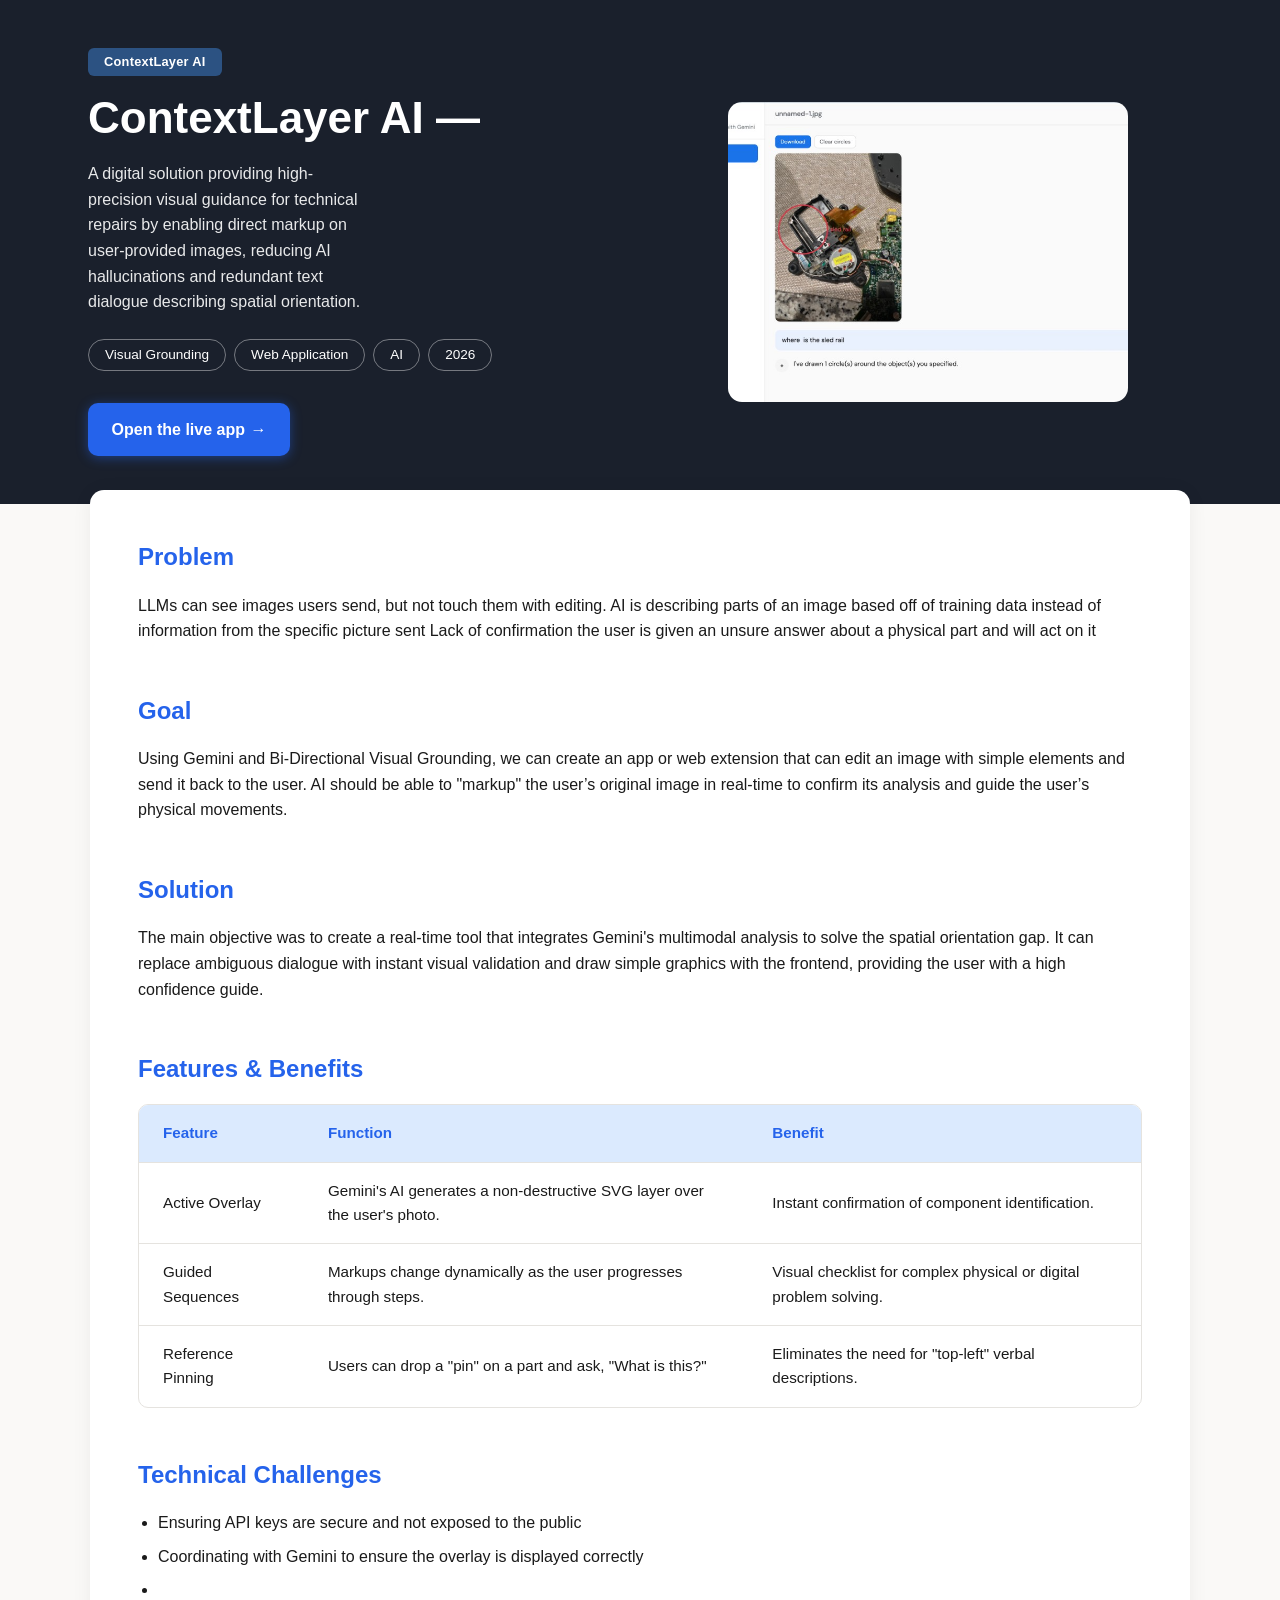
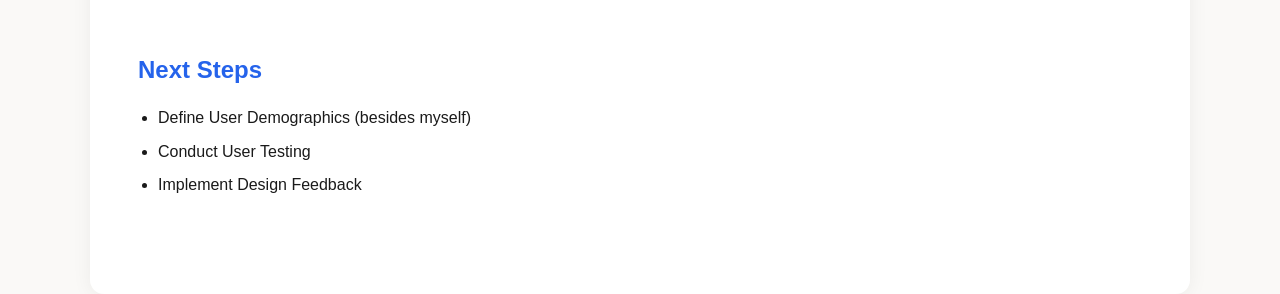
<file: projects/case-study-overlay/index.html>
<!DOCTYPE html>
<html lang="en">
<head>
  <meta charset="UTF-8">
  <meta name="viewport" content="width=device-width, initial-scale=1.0">
  <title>Case Study ContextLayer AI</title>
  <link rel="stylesheet" href="styles.css">
</head>
<body>
  <header class="hero">
    <div class="hero__inner">
      <div class="hero__content">
        <span class="hero__badge">ContextLayer AI</span>
        <h1 class="hero__title">
          <span class="hero__title-line"> ContextLayer AI —</span>
          
        </h1>
        <p class="hero__description">A digital solution providing high-precision visual guidance for technical repairs by enabling direct markup on user-provided images, reducing AI hallucinations and redundant text dialogue describing spatial orientation. 
        </p>
        <div class="hero__tags">
          <span class="hero__tag">Visual Grounding</span>
          <span class="hero__tag">Web Application</span>
          <span class="hero__tag">AI</span>
          <span class="hero__tag">2026</span>
        </div>
        <p class="hero__cta-wrap">
          <a class="hero__cta" href="ContextLayer/">Open the live app<span class="hero__cta-arrow" aria-hidden="true"> →</span></a>
        </p>
      </div>
      <div class="hero__visual">
        <div class="hero__image-wrapper">
          <img src="assets/hero.png" alt="ContextLayer AI - visual markup for technical repairs">
          <span class="hero__image-placeholder">Add hero image</span>
        </div>
      </div>
    </div>
  </header>

  <article class="case-study">

    <section class="case-study__section" id="problem">
      <h2 class="section__title">Problem</h2>
      <div class="section__content">
        <p>LLMs can see images users send, but not touch them with editing. 
          AI is describing parts of an image based off of training data instead of information from the specific picture sent
          Lack of confirmation the user is given an unsure answer about a physical part and will act on it 
          </p>
      </div>
    </section>

    <section class="case-study__section" id="goal">
      <h2 class="section__title">Goal</h2>
      <div class="section__content">
        <p>Using Gemini and Bi-Directional Visual Grounding, we can create an app or web extension that can edit an image with simple elements and send it back to the user.
          AI should be able to "markup" the user’s original image in real-time to confirm its analysis and guide the user’s physical movements.
          </p>
      </div>
    </section>

    <section class="case-study__section" id="solution">
      <h2 class="section__title">Solution</h2>
      <div class="section__content">
        <p> The main objective was to create a real-time tool that integrates Gemini's multimodal analysis to solve the spatial orientation gap. It can replace ambiguous dialogue with instant visual validation and draw simple graphics with the frontend, providing the user with a high confidence guide.</p>
      </div>
    </section>
    <section class="case-study__section" id="features">
      <h2 class="section__title">Features & Benefits</h2>
      <div class="section__content">
        <div class="table-wrapper">
          <table class="features-table">
            <thead>
              <tr>
                <th>Feature</th>
                <th>Function</th>
                <th>Benefit</th>
              </tr>
            </thead>
            <tbody>
              <tr>
                <td>Active Overlay</td>
                <td>Gemini's AI generates a non-destructive SVG layer over the user's photo.</td>
                <td>Instant confirmation of component identification.</td>
              </tr>
              <tr>
                <td>Guided Sequences</td>
                <td>Markups change dynamically as the user progresses through steps.</td>
                <td>Visual checklist for complex physical or digital problem solving.</td>
              </tr>
              <tr>
                <td>Reference Pinning</td>
                <td>Users can drop a "pin" on a part and ask, "What is this?"</td>
                <td>Eliminates the need for "top-left" verbal descriptions.</td>
              </tr>
            </tbody>
          </table>
        </div>
      </div>
    </section>

    <section class="case-study__section" id="technical-challenges">
      <h2 class="section__title">Technical Challenges</h2>
      <div class="section__content">
        <ul class="challenges-list">
          <li>Ensuring API keys are secure and not exposed to the public</li>
          <li>Coordinating with Gemini to ensure the overlay is displayed correctly</li>
          <li> </li>
        </ul>
      </div>
    </section>



    <section class="case-study__section" id="next-steps">
      <h2 class="section__title">Next Steps</h2>
      <div class="section__content">
        <ul class="next-steps-list">
          <li> Define User Demographics (besides myself) </li>
          <li>Conduct User Testing</li>
          <li> Implement Design Feedback </li>
        </ul>
      </div>
    </section>


  </article>
</body>
</html>
</file>
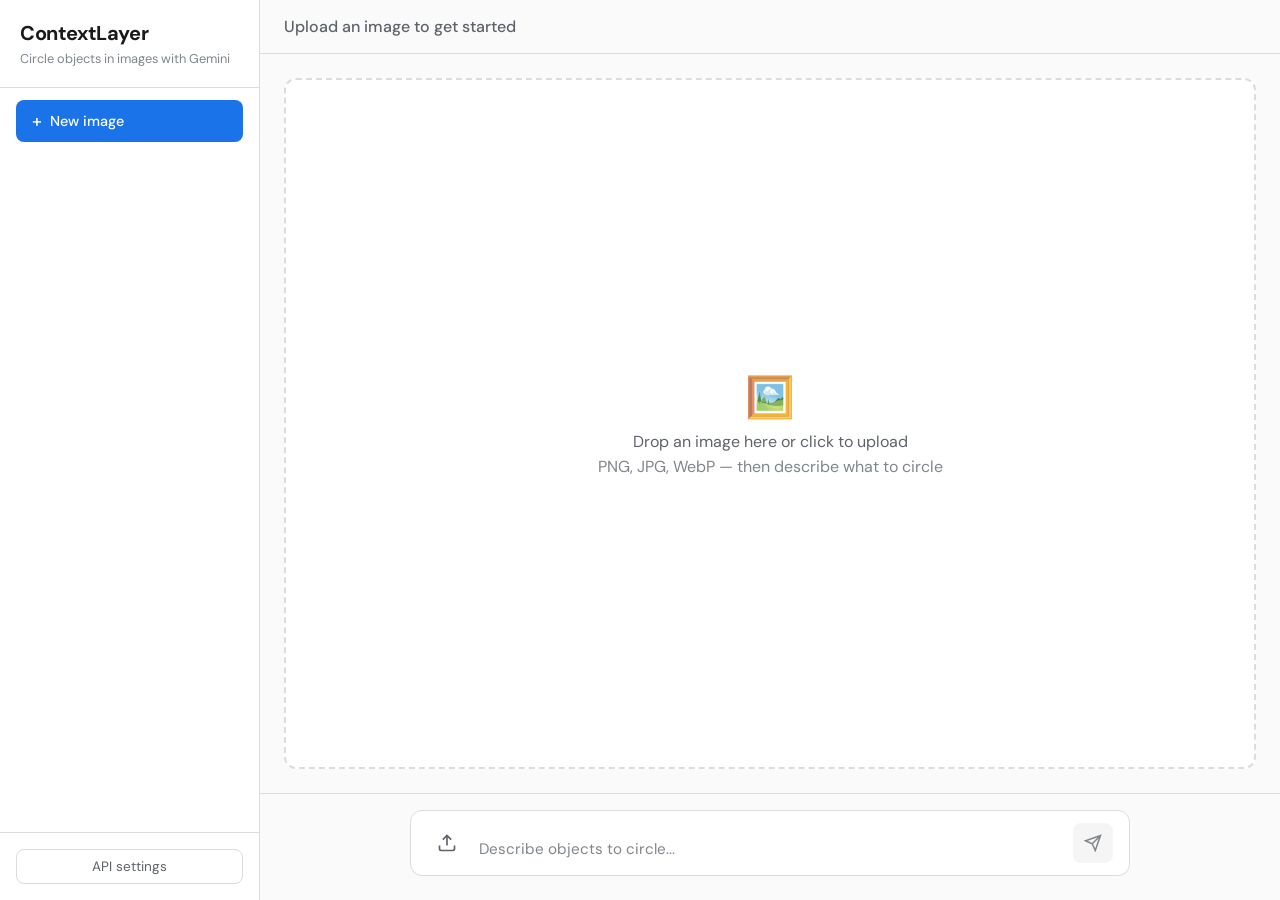
<file: projects/case-study-overlay/ContextLayer/index.html>
<!DOCTYPE html>
<html lang="en">
<head>
  <meta charset="UTF-8">
  <meta name="viewport" content="width=device-width, initial-scale=1.0">
  <title>ContextLayer — Circle objects in images</title>
  <link rel="stylesheet" href="styles.css">
</head>
<body>
  <div class="app">
    <aside class="sidebar">
      <div class="sidebar-header">
        <h1 class="logo">ContextLayer</h1>
        <p class="tagline">Circle objects in images with Gemini</p>
      </div>
      <button class="new-chat-btn" id="newChatBtn">
        <span class="icon">+</span> New image
      </button>
      <div class="chat-history" id="chatHistory"></div>
      <div class="sidebar-footer">
        <button class="settings-btn" id="settingsBtn">API settings</button>
      </div>
    </aside>

    <main class="main-content">
      <div class="chat-header">
        <h2 id="chatTitle">Upload an image to get started</h2>
      </div>

      <div class="chat-area">
        <div class="messages" id="messages">
          <div class="upload-zone" id="uploadZone">
            <div class="upload-content">
              <div class="upload-icon">🖼️</div>
              <p>Drop an image here or click to upload</p>
              <p class="upload-hint">PNG, JPG, WebP — then describe what to circle</p>
            </div>
          </div>
          <div class="image-message" id="imageMessage" style="display: none;">
            <div class="image-message-content">
              <div class="image-controls">
                <button class="export-btn" id="exportBtn">Download</button>
                <button class="clear-circles-btn" id="clearCirclesBtn">Clear circles</button>
              </div>
              <div class="image-wrapper" id="imageWrapper">
                <img id="sourceImage" alt="Your image">
                <canvas id="markupCanvas"></canvas>
              </div>
            </div>
          </div>
        </div>
        <div class="input-area">
          <div class="input-wrapper">
            <button class="attach-btn" id="attachBtn" title="Attach image">
              <svg viewBox="0 0 24 24" fill="none" stroke="currentColor" stroke-width="2">
                <path d="M21 15v4a2 2 0 0 1-2 2H5a2 2 0 0 1-2-2v-4M17 8l-5-5-5 5M12 3v12"/>
              </svg>
            </button>
            <textarea 
              id="messageInput" 
              placeholder="Describe objects to circle..."
              rows="1"
            ></textarea>
            <button class="send-btn" id="sendBtn" disabled>
              <svg viewBox="0 0 24 24" fill="none" stroke="currentColor" stroke-width="2">
                <path d="M22 2L11 13M22 2l-7 20-4-9-9-4 20-7z"/>
              </svg>
            </button>
          </div>
        </div>
      </div>
    </main>
  </div>

  <input type="file" id="fileInput" accept="image/png,image/jpeg,image/webp" style="display: none">

  <div class="modal" id="settingsModal">
    <div class="modal-content">
      <h3>Gemini API Settings</h3>
      <p class="modal-desc">Get your API key from <a href="https://aistudio.google.com/app/apikey" target="_blank">Google AI Studio</a>. Stored locally in your browser.</p>
      <div class="form-group">
        <label for="apiKeyInput">API Key</label>
        <input type="password" id="apiKeyInput" placeholder="Enter your Gemini API key">
      </div>
      <div class="modal-actions">
        <button class="btn-secondary" id="cancelSettingsBtn">Cancel</button>
        <button class="btn-primary" id="saveSettingsBtn">Save</button>
      </div>
    </div>
  </div>

  <div class="toast" id="toast"></div>

  <script src="app.js"></script>
</body>
</html>
</file>
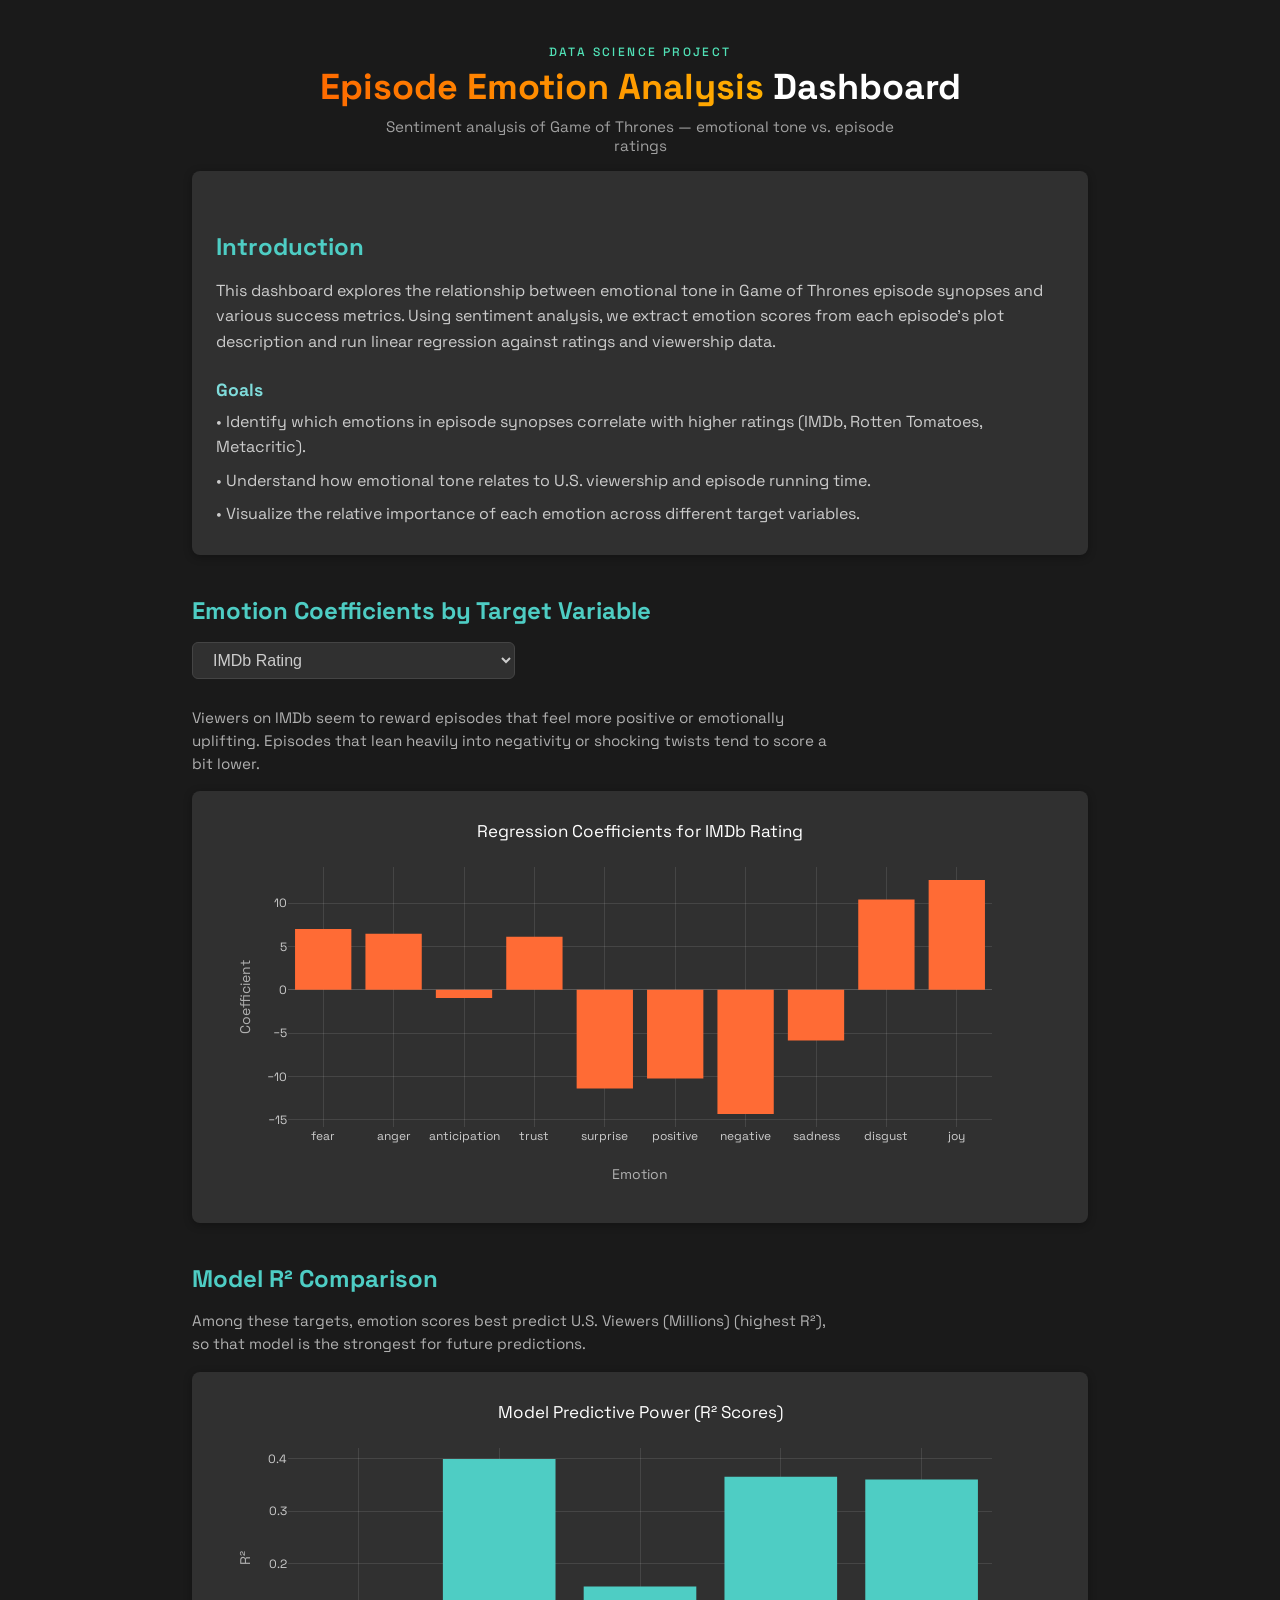
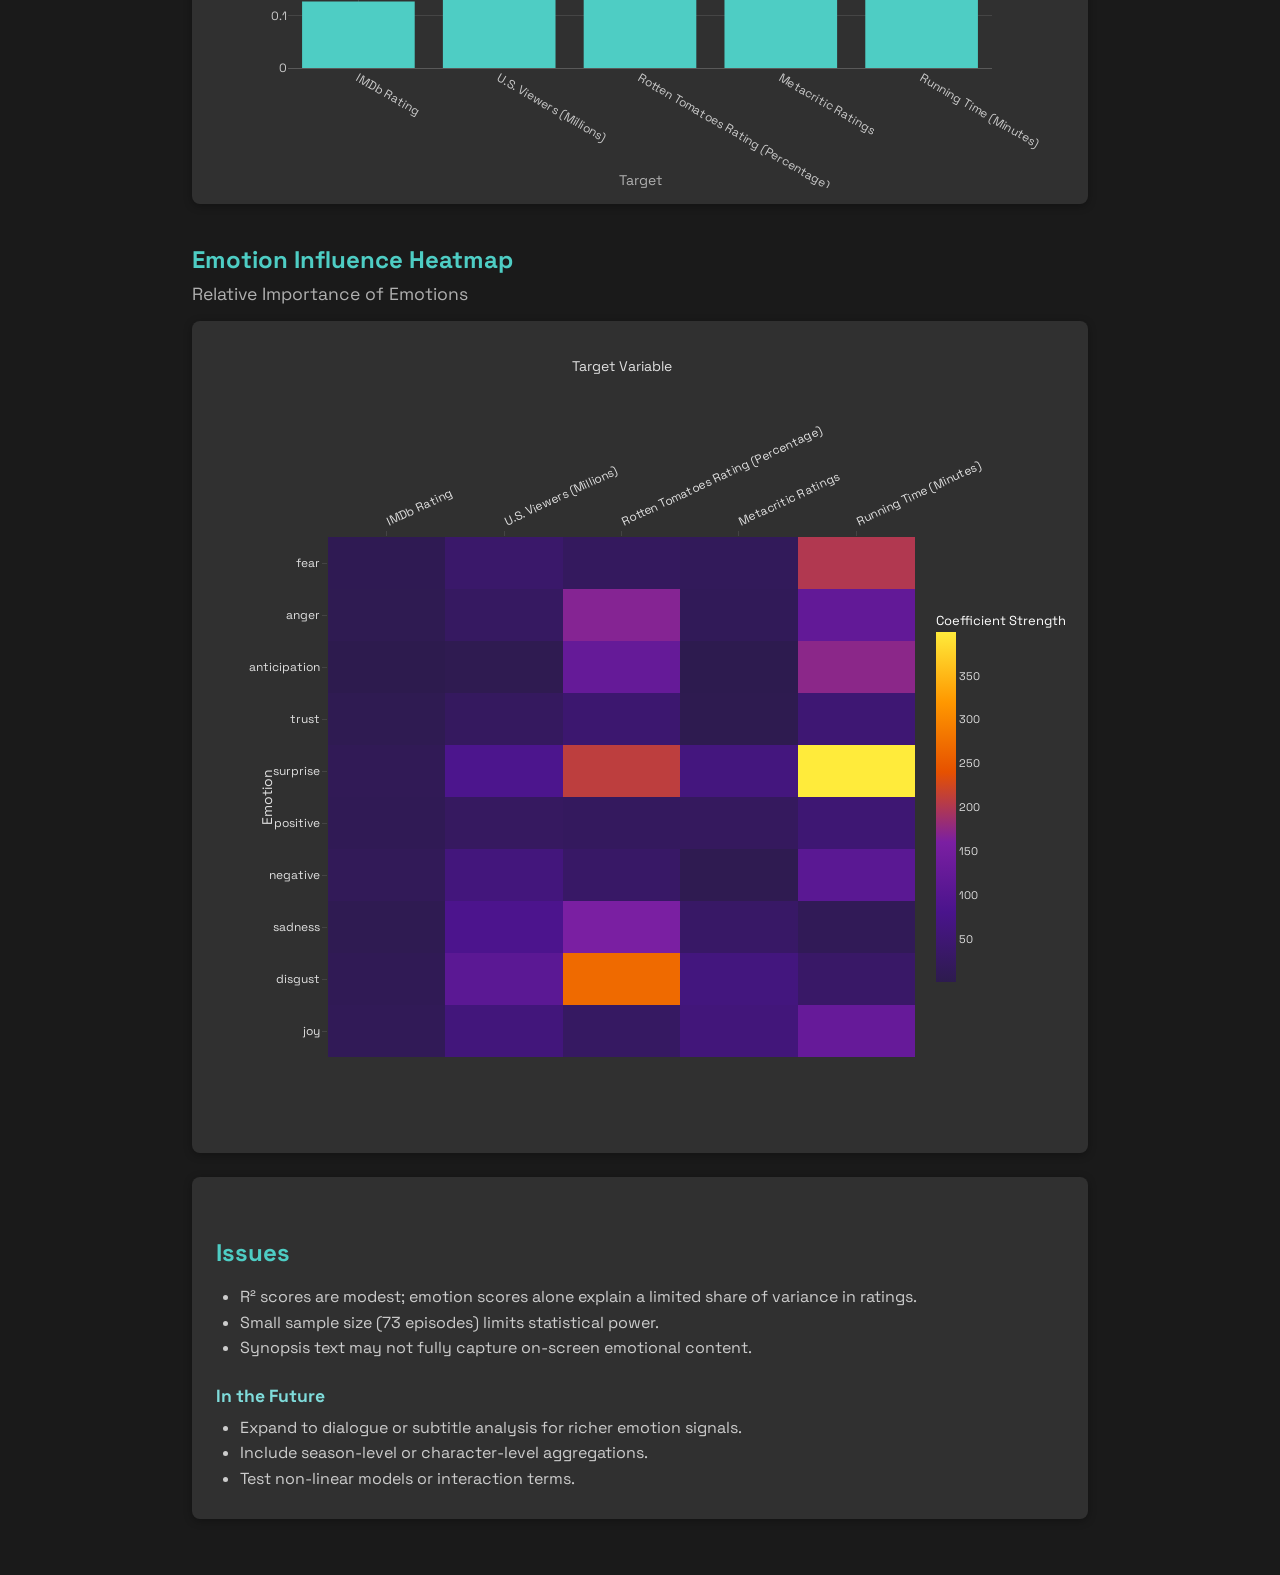
<file: projects/show-synth/docs/index.html>
<!DOCTYPE html>
<html lang="en">
<head>
    <meta charset="UTF-8">
    <meta name="viewport" content="width=device-width, initial-scale=1.0">
    <title>Episode Emotion Analysis Dashboard</title>
    <link rel="preconnect" href="https://fonts.googleapis.com">
    <link rel="preconnect" href="https://fonts.gstatic.com" crossorigin>
    <link href="https://fonts.googleapis.com/css2?family=Space+Grotesk:wght@400;500;700&display=swap" rel="stylesheet">
    <script src="https://cdn.plot.ly/plotly-2.27.0.min.js"></script>
    <style>
        * { box-sizing: border-box; }
        body {
            font-family: "Space Grotesk", -apple-system, BlinkMacSystemFont, "Segoe UI", Roboto, sans-serif;
            max-width: 960px;
            margin: 0 auto;
            padding: 2rem;
            background: #1a1a1a;
            color: #cccccc;
        }
        .main-header {
            text-align: center;
            margin-bottom: 1rem;
        }
        .header-subtitle {
            font-family: "Space Grotesk", sans-serif;
            font-size: 0.75rem;
            font-weight: 500;
            letter-spacing: 0.2em;
            color: #51E2B7;
            text-transform: uppercase;
            margin-bottom: 0.35rem;
        }
        h1 {
            font-family: "Space Grotesk", sans-serif;
            font-weight: 700;
            font-size: 2.25rem;
            text-align: center;
            margin: 0;
            line-height: 1.2;
        }
        h1 .gradient {
            display: inline-block;
            background: linear-gradient(90deg, #FF6B00 0%, #FFB000 100%);
            -webkit-background-clip: text;
            -webkit-text-fill-color: transparent;
            background-clip: text;
        }
        h1 .light { color: #ffffff; }
        h2 { color: #4ecdc4; margin-top: 2.5rem; margin-bottom: 1rem; }
        h3 { color: #7fdbda; margin-top: 1.5rem; margin-bottom: 0.5rem; font-size: 1.1rem; }
        .intro-section, .end-section {
            background: #303030;
            border-radius: 8px;
            padding: 1.25rem 1.5rem;
            margin-bottom: 1.5rem;
            box-shadow: 0 2px 8px rgba(0,0,0,0.3);
        }
        .intro-section p, .end-section p, .end-section ul { margin: 0.5rem 0; color: #cccccc; line-height: 1.6; }
        .end-section ul { padding-left: 1.5rem; }
        .target-summary {
            font-size: 0.95rem; color: #b0b0b0; line-height: 1.5;
            margin: 0.75rem 0 1rem 0; max-width: 640px;
        }
        .chart-container {
            background: #303030;
            border-radius: 8px;
            padding: 1rem;
            margin-bottom: 1.5rem;
            box-shadow: 0 2px 8px rgba(0,0,0,0.3);
        }
        .plotly-graph-div { width: 100% !important; max-width: 100%; background: transparent !important; }
        #target-dropdown {
            font-size: 1rem;
            padding: 0.5rem 1rem;
            border-radius: 6px;
            border: 1px solid #444;
            background: #303030;
            color: #cccccc;
            min-width: 280px;
            margin-bottom: 1rem;
        }
    </style>
</head>
<body>
    <div class="main-header">
        <p class="header-subtitle">Data Science Project</p>
        <h1><span class="gradient">Episode Emotion Analysis</span> <span class="light">Dashboard</span></h1>
        <p style="text-align: center; color: #a0a0a0; font-size: 0.95rem; margin-top: 0.5rem; max-width: 560px; margin-left: auto; margin-right: auto;">Sentiment analysis of Game of Thrones — emotional tone vs. episode ratings</p>
    </div>

    <div class="intro-section">
        <h2>Introduction</h2>
        <p>This dashboard explores the relationship between emotional tone in Game of Thrones episode synopses and various success metrics. Using sentiment analysis, we extract emotion scores from each episode's plot description and run linear regression against ratings and viewership data.</p>
        <h3>Goals</h3>
        <p>• Identify which emotions in episode synopses correlate with higher ratings (IMDb, Rotten Tomatoes, Metacritic).</p>
        <p>• Understand how emotional tone relates to U.S. viewership and episode running time.</p>
        <p>• Visualize the relative importance of each emotion across different target variables.</p>
    </div>

    <h2>Emotion Coefficients by Target Variable</h2>
    <select id="target-dropdown">
        <option value="imdb">IMDb Rating</option><option value="viewers">U.S. Viewers (Millions)</option><option value="rotten">Rotten Tomatoes Rating (Percentage)</option><option value="metacritic">Metacritic Ratings</option><option value="runtime">Running Time (Minutes)</option>
    </select>
    <p id="target-summary" class="target-summary"></p>
    <div class="chart-container">
        <div id="coef-chart" style="height:400px;"></div>
    </div>

    <h2>Model R² Comparison</h2>
    <p class="target-summary">Among these targets, emotion scores best predict U.S. Viewers (Millions) (highest R²), so that model is the strongest for future predictions.</p>
    <div class="chart-container">
        <div id="r2-chart" style="height:400px;"></div>
    </div>

    <h2>Emotion Influence Heatmap</h2>
    <p style="margin: -0.5rem 0 1rem 0; font-size: 1.1rem; color: #b0b0b0;">Relative Importance of Emotions</p>
    <div class="chart-container">
        <div id="heatmap-chart" style="height:800px; width:100%;"></div>
    </div>

    <div class="end-section">
        <h2>Issues</h2>
        <ul>
            <li>R² scores are modest; emotion scores alone explain a limited share of variance in ratings.</li>
            <li>Small sample size (73 episodes) limits statistical power.</li>
            <li>Synopsis text may not fully capture on-screen emotional content.</li>
        </ul>
        <h3>In the Future</h3>
        <ul>
            <li>Expand to dialogue or subtitle analysis for richer emotion signals.</li>
            <li>Include season-level or character-level aggregations.</li>
            <li>Test non-linear models or interaction terms.</li>
        </ul>
    </div>

    <script>
        var emotionCols = ["fear", "anger", "anticipation", "trust", "surprise", "positive", "negative", "sadness", "disgust", "joy"];
        var coefData = {"imdb": [7.0188, 6.4699, -0.9309, 6.1385, -11.3985, -10.24, -14.3302, -5.8366, 10.4241, 12.6849], "viewers": [37.3602, 25.8833, -5.4251, -22.1653, 84.5166, 24.4722, -60.6798, 83.754, -109.1599, -58.5561], "rotten": [21.4722, -167.8732, 123.8662, 43.3958, -209.7301, 21.1811, 31.8347, -158.9945, 268.6355, 26.2122], "metacritic": [-15.9487, 13.1679, 1.8348, 2.9287, -63.0039, -21.8573, -5.215, -31.6068, 62.3579, 57.3424], "runtime": [201.0478, -119.8703, -172.592, -48.6022, 399.8176, -47.9757, -106.5079, -12.6972, 33.5819, -126.2021]};
        var targetLabels = {"imdb": "IMDb Rating", "viewers": "U.S. Viewers (Millions)", "rotten": "Rotten Tomatoes Rating (Percentage)", "metacritic": "Metacritic Ratings", "runtime": "Running Time (Minutes)"};
        var summaries = {"imdb": "Viewers on IMDb seem to reward episodes that feel more positive or emotionally uplifting. Episodes that lean heavily into negativity or shocking twists tend to score a bit lower.", "viewers": "Big emotional drama and shocking moments attract larger audiences. However, episodes that lean too heavily into disgust turn viewers away.", "rotten": "Disgust has the largest positive coefficient for Rotten Tomatoes. Critics penalize episodes with too much shock or anger/negativity.", "metacritic": "Surprise is negatively associated with Metacritic ratings. Similiar to Rotten Tomatoes, viewers and critics enjoy stronger emotions, positive or negative.", "runtime": "Longer episodes tend to build tension through fear and major twists. Anticipation and negative emotion correlate with shorter running times."};
        var r2Labels = ["IMDb Rating", "U.S. Viewers (Millions)", "Rotten Tomatoes Rating (Percentage)", "Metacritic Ratings", "Running Time (Minutes)"];
        var r2Values = [0.12722, 0.399981, 0.1559, 0.365818, 0.360754];
        var heatmapZ = [[7.0188, 37.3602, 21.4722, 15.9487, 201.0478], [6.4699, 25.8833, 167.8732, 13.1679, 119.8703], [0.9309, 5.4251, 123.8662, 1.8348, 172.592], [6.1385, 22.1653, 43.3958, 2.9287, 48.6022], [11.3985, 84.5166, 209.7301, 63.0039, 399.8176], [10.24, 24.4722, 21.1811, 21.8573, 47.9757], [14.3302, 60.6798, 31.8347, 5.215, 106.5079], [5.8366, 83.754, 158.9945, 31.6068, 12.6972], [10.4241, 109.1599, 268.6355, 62.3579, 33.5819], [12.6849, 58.5561, 26.2122, 57.3424, 126.2021]];
        var heatmapX = ["IMDb Rating", "U.S. Viewers (Millions)", "Rotten Tomatoes Rating (Percentage)", "Metacritic Ratings", "Running Time (Minutes)"];
        var heatmapY = ["fear", "anger", "anticipation", "trust", "surprise", "positive", "negative", "sadness", "disgust", "joy"];

        // R² chart
        Plotly.newPlot("r2-chart", [
            { x: r2Labels, y: r2Values, type: "bar", marker: { color: "#4ecdc4" } }
        ], {
            title: { text: "Model Predictive Power (R² Scores)", font: { color: "#ffffff" } },
            margin: { t: 60, b: 120 },
            height: 400,
            paper_bgcolor: "rgba(0,0,0,0)",
            plot_bgcolor: "#303030",
            font: { family: "Space Grotesk, sans-serif", color: "#cccccc" },
            xaxis: { title: { text: "Target", font: { color: "#b0b0b0" } }, gridcolor: "rgba(255,255,255,0.1)", zerolinecolor: "rgba(255,255,255,0.2)", tickfont: { color: "#cccccc" } },
            yaxis: { title: { text: "R²", font: { color: "#b0b0b0" } }, gridcolor: "rgba(255,255,255,0.1)", zerolinecolor: "rgba(255,255,255,0.2)", tickfont: { color: "#cccccc" } }
        }, { responsive: true });

        // Heatmap - Plotly dark mode style, high-contrast colorscale
        Plotly.newPlot("heatmap-chart", [{
            z: heatmapZ,
            x: heatmapX,
            y: heatmapY,
            type: "heatmap",
            colorscale: [
                [0, "#2d1b4e"],
                [0.2, "#4a148c"],
                [0.4, "#7b1fa2"],
                [0.6, "#e65100"],
                [0.8, "#ff9800"],
                [1, "#ffeb3b"]
            ],
            zmin: Math.min(...heatmapZ.flat()),
            zmax: Math.max(...heatmapZ.flat()),
            line: { width: 1, color: "rgba(255,255,255,0.2)" },
            colorbar: { title: "Coefficient Strength", thickness: 20, len: 0.75, tickfont: { color: "#e0e0e0", size: 11 }, titlefont: { color: "#ffffff" }, bgcolor: "rgba(0,0,0,0)", outlinewidth: 0 },
            hovertemplate: "Target Variable: %{x}<br>Emotion: %{y}<br>Coefficient Strength: %{z}<extra></extra>"
        }], {
            xaxis: { title: { text: "Target Variable", standoff: 50, font: { color: "#e0e0e0" } }, side: "top", tickangle: -25, gridcolor: "rgba(255,255,255,0.15)", tickfont: { color: "#e0e0e0" } },
            yaxis: { title: { text: "Emotion", font: { color: "#e0e0e0" } }, autorange: "reversed", gridcolor: "rgba(255,255,255,0.15)", tickfont: { color: "#e0e0e0" } },
            margin: { l: 120, r: 80, t: 200, b: 80 },
            autosize: true,
            paper_bgcolor: "rgba(0,0,0,0)",
            plot_bgcolor: "#2a2a2a",
            font: { family: "Space Grotesk, sans-serif", color: "#e0e0e0" }
        }, { responsive: true });

        function updateCoefChart(slug) {
            var values = coefData[slug];
            var label = targetLabels[slug];
            document.getElementById("target-summary").textContent = summaries[slug] || "";
            var trace = {
                x: emotionCols,
                y: values,
                type: "bar",
                marker: { color: "#ff6b35" }
            };
            var layout = {
                title: { text: "Regression Coefficients for " + label, font: { color: "#ffffff" } },
                xaxis: { title: { text: "Emotion", font: { color: "#b0b0b0" } }, gridcolor: "rgba(255,255,255,0.1)", zerolinecolor: "rgba(255,255,255,0.2)", tickfont: { color: "#cccccc" } },
                yaxis: { title: { text: "Coefficient", font: { color: "#b0b0b0" } }, gridcolor: "rgba(255,255,255,0.1)", zerolinecolor: "rgba(255,255,255,0.2)", tickfont: { color: "#cccccc" } },
                margin: { t: 60, b: 80 },
                height: 400,
                paper_bgcolor: "rgba(0,0,0,0)",
                plot_bgcolor: "#303030",
                font: { family: "Space Grotesk, sans-serif", color: "#cccccc" }
            };
            Plotly.react("coef-chart", [trace], layout, { responsive: true });
        }

        document.getElementById("target-dropdown").addEventListener("change", function() {
            updateCoefChart(this.value);
        });

        // Initial render
        updateCoefChart("imdb");
    </script>
</body>
</html>
</file>
<file: projects/case-study-overlay/styles.css>
/* Case Study ContextLayer AI - Styles */

:root {
  --color-bg: #faf9f7;
  --color-surface: #ffffff;
  --color-text: #1a1a1a;
  --color-text-muted: #5c5c5c;
  --color-accent: #2563eb;
  --color-accent-light: #dbeafe;
  --color-border: #e5e3df;
  --color-hero-bg: #1a202c;
  --color-hero-badge: #2c5282;
  --color-hero-gradient: linear-gradient(135deg, #f6e05e 0%, #ed8936 100%);
  --font: -apple-system, BlinkMacSystemFont, "SF Pro Display", "SF Pro Text", "Helvetica Neue", Helvetica, Arial, sans-serif;
  --space-xs: 0.25rem;
  --space-sm: 0.5rem;
  --space-md: 1rem;
  --space-lg: 1.5rem;
  --space-xl: 2rem;
  --space-2xl: 3rem;
  --radius-sm: 6px;
  --radius-md: 10px;
  --radius-lg: 14px;
}

*,
*::before,
*::after {
  box-sizing: border-box;
}

body {
  margin: 0;
  min-height: 100vh;
  font-family: var(--font);
  font-size: 1rem;
  line-height: 1.6;
  color: var(--color-text);
  background: var(--color-bg);
}

/* Hero Header */
.hero {
  background: var(--color-hero-bg);
  color: #fff;
}

.hero__inner {
  max-width: min(1200px, 95vw);
  margin: 0 auto;
  padding: clamp(var(--space-xl), 5vw, var(--space-2xl));
  display: grid;
  grid-template-columns: 1fr 1fr;
  gap: var(--space-2xl);
  align-items: center;
}

.hero__badge {
  display: inline-block;
  padding: var(--space-xs) var(--space-md);
  background: var(--color-hero-badge);
  border-radius: var(--radius-sm);
  font-size: 0.8rem;
  font-weight: 600;
  letter-spacing: 0.02em;
  margin-bottom: var(--space-md);
}

.hero__title {
  font-family: var(--font);
  font-size: clamp(1.75rem, 3.5vw, 2.75rem);
  font-weight: 600;
  line-height: 1.2;
  margin: 0 0 var(--space-md);
}

.hero__title-line {
  display: block;
}

.hero__description {
  font-size: 1rem;
  line-height: 1.6;
  color: rgba(255, 255, 255, 0.9);
  margin: 0 0 var(--space-lg);
  max-width: 32ch;
}

.hero__tags {
  display: flex;
  flex-wrap: wrap;
  gap: var(--space-sm);
}

.hero__tag {
  padding: var(--space-xs) var(--space-md);
  border: 1px solid rgba(255, 255, 255, 0.4);
  border-radius: 999px;
  font-size: 0.85rem;
}

.hero__cta-wrap {
  margin: var(--space-xl) 0 0;
}

.hero__cta {
  display: inline-flex;
  align-items: center;
  justify-content: center;
  gap: 0.35rem;
  padding: 0.75rem 1.35rem;
  background: var(--color-accent);
  border: 2px solid transparent;
  border-radius: var(--radius-md);
  color: #fff;
  font-weight: 600;
  font-size: 1rem;
  text-decoration: none;
  box-shadow: 0 2px 12px rgba(37, 99, 235, 0.45);
  cursor: pointer;
  transition: background 0.2s ease, box-shadow 0.2s ease, transform 0.15s ease;
}

.hero__cta-arrow {
  font-weight: 700;
  text-decoration: none;
}

.hero__cta:hover {
  background: #1d4ed8;
  text-decoration: underline;
  text-underline-offset: 0.15em;
  box-shadow: 0 4px 16px rgba(37, 99, 235, 0.55);
  transform: translateY(-1px);
}

.hero__cta:focus-visible {
  background: #1d4ed8;
  box-shadow: 0 4px 16px rgba(37, 99, 235, 0.55);
  outline: 2px solid #fff;
  outline-offset: 3px;
}

.hero__visual {
  display: flex;
  justify-content: center;
  align-items: center;
}

.hero__image-wrapper {
  position: relative;
  width: 100%;
  max-width: 400px;
  aspect-ratio: 4 / 3;
  border-radius: var(--radius-lg);
  overflow: hidden;
  background: var(--color-hero-gradient);
}

.hero__image-wrapper img {
  width: 100%;
  height: 100%;
  object-fit: cover;
}

.hero__image-placeholder {
  position: absolute;
  inset: 0;
  display: flex;
  align-items: center;
  justify-content: center;
  font-size: 0.9rem;
  color: rgba(255, 255, 255, 0.8);
}

.hero__image-wrapper img ~ .hero__image-placeholder {
  display: none;
}

/* Main Content */
.case-study {
  max-width: min(1100px, 95vw);
  margin: 0 auto;
  padding: var(--space-2xl) clamp(var(--space-lg), 4vw, var(--space-2xl));
  background: var(--color-surface);
  border-radius: var(--radius-lg);
  box-shadow: 0 2px 20px rgba(0, 0, 0, 0.06);
  margin-top: calc(-1 * var(--radius-lg));
  position: relative;
  z-index: 1;
}

.case-study__section {
  margin-bottom: clamp(var(--space-xl), 4vw, var(--space-2xl));
}

.section__title {
  font-family: var(--font);
  font-size: clamp(1.2rem, 2.5vw, 1.5rem);
  font-weight: 600;
  margin: 0 0 var(--space-md);
  color: var(--color-accent);
}

.section__content {
  color: var(--color-text);
}

.section__content p {
  margin: 0 0 var(--space-md);
}

.section__content p:last-child {
  margin-bottom: 0;
}

/* Technical Challenges */
.challenges-list {
  margin: 0;
  padding-left: 1.25rem;
}

.challenges-list li {
  margin-bottom: var(--space-sm);
}

.challenges-list li:last-child {
  margin-bottom: 0;
}

/* Features Table */
.table-wrapper {
  overflow-x: auto;
  border-radius: var(--radius-md);
  border: 1px solid var(--color-border);
}

.features-table {
  width: 100%;
  border-collapse: collapse;
  font-size: 0.95rem;
}

.features-table th,
.features-table td {
  padding: var(--space-md) var(--space-lg);
  text-align: left;
  border-bottom: 1px solid var(--color-border);
}

.features-table th {
  background: var(--color-accent-light);
  color: var(--color-accent);
  font-weight: 600;
}

.features-table tbody tr:last-child td {
  border-bottom: none;
}

.features-table tbody tr:hover {
  background: var(--color-accent-light);
}

/* Next Steps */
.next-steps-list {
  margin: 0;
  padding-left: 1.25rem;
}

.next-steps-list li {
  margin-bottom: var(--space-sm);
}

.next-steps-list li:last-child {
  margin-bottom: 0;
}

/* Footer */
.case-study__footer {
  margin-top: var(--space-2xl);
  padding-top: var(--space-xl);
  border-top: 1px solid var(--color-border);
  text-align: center;
  font-size: 0.85rem;
  color: var(--color-text-muted);
}

/* Responsive */
@media (max-width: 900px) {
  .hero__inner {
    grid-template-columns: 1fr;
    text-align: center;
  }

  .hero__description {
    max-width: none;
    margin-left: auto;
    margin-right: auto;
  }

  .hero__tags {
    justify-content: center;
  }
}

@media (max-width: 600px) {
  .hero__inner {
    padding: var(--space-lg);
  }

  .case-study {
    padding: var(--space-lg);
    max-width: 100%;
    margin-left: 0;
    margin-right: 0;
    border-radius: 0;
  }

  .persona__image {
    max-width: 140px;
    margin-left: auto;
    margin-right: auto;
  }

  .features-table th,
  .features-table td {
    padding: var(--space-sm) var(--space-md);
    font-size: 0.9rem;
  }

  .table-wrapper {
    margin: 0 calc(-1 * var(--space-md));
    border-radius: 0;
    border-left: none;
    border-right: none;
  }
}
</file>
<file: projects/case-study-overlay/ContextLayer/styles.css>
@import url('https://fonts.googleapis.com/css2?family=DM+Sans:ital,opsz,wght@0,9..40,400;0,9..40,500;0,9..40,600;0,9..40,700&display=swap');

:root {
  --bg-primary: #fafafa;
  --bg-secondary: #ffffff;
  --bg-tertiary: #f5f5f5;
  --bg-hover: #eeeeee;
  --text-primary: #1a1a1a;
  --text-secondary: #5f6368;
  --text-muted: #80868b;
  --accent: #1a73e8;
  --accent-hover: #1765cc;
  --accent-muted: rgba(26, 115, 232, 0.08);
  --border: #dadce0;
  --user-msg: #e8f0fe;
  --circle-stroke: #dc3545;
  --success: #1e8e3e;
  --error: #d93025;
  --radius: 12px;
  --radius-sm: 8px;
}

* {
  box-sizing: border-box;
  margin: 0;
  padding: 0;
}

body {
  font-family: 'DM Sans', -apple-system, BlinkMacSystemFont, sans-serif;
  background: var(--bg-primary);
  color: var(--text-primary);
  min-height: 100vh;
  overflow: hidden;
}

.app {
  display: flex;
  height: 100vh;
}

/* Sidebar */
.sidebar {
  width: 260px;
  background: var(--bg-secondary);
  border-right: 1px solid var(--border);
  display: flex;
  flex-direction: column;
  flex-shrink: 0;
}

.sidebar-header {
  padding: 20px;
  border-bottom: 1px solid var(--border);
}

.logo {
  font-size: 1.25rem;
  font-weight: 700;
  letter-spacing: -0.02em;
  color: var(--text-primary);
}

.tagline {
  font-size: 0.8rem;
  color: var(--text-muted);
  margin-top: 4px;
}

.new-chat-btn {
  margin: 12px 16px;
  padding: 10px 16px;
  background: var(--accent);
  color: white;
  border: none;
  border-radius: var(--radius-sm);
  font-family: inherit;
  font-size: 0.9rem;
  font-weight: 500;
  cursor: pointer;
  display: flex;
  align-items: center;
  gap: 8px;
  transition: background 0.2s;
}

.new-chat-btn:hover {
  background: var(--accent-hover);
}

.new-chat-btn .icon {
  font-size: 1.1rem;
}

.chat-history {
  flex: 1;
  overflow-y: auto;
  padding: 8px;
}

.sidebar-footer {
  padding: 16px;
  border-top: 1px solid var(--border);
}

.settings-btn {
  width: 100%;
  padding: 8px 12px;
  background: transparent;
  color: var(--text-secondary);
  border: 1px solid var(--border);
  border-radius: var(--radius-sm);
  font-family: inherit;
  font-size: 0.85rem;
  cursor: pointer;
  transition: all 0.2s;
}

.settings-btn:hover {
  background: var(--bg-hover);
  color: var(--text-primary);
}

/* Main content */
.main-content {
  flex: 1;
  display: flex;
  flex-direction: column;
  min-width: 0;
}

.chat-header {
  padding: 16px 24px;
  border-bottom: 1px solid var(--border);
}

.chat-header h2 {
  font-size: 1rem;
  font-weight: 500;
  color: var(--text-secondary);
}

.chat-area {
  flex: 1;
  display: flex;
  flex-direction: column;
  min-height: 0;
}

/* Messages + inline image */
.messages {
  flex: 1;
  overflow-y: auto;
  padding: 24px;
  display: flex;
  flex-direction: column;
  gap: 20px;
}

.upload-zone {
  flex: 1;
  min-height: 240px;
  border: 2px dashed var(--border);
  border-radius: var(--radius);
  display: flex;
  align-items: center;
  justify-content: center;
  cursor: pointer;
  transition: all 0.2s;
  background: var(--bg-secondary);
}

.upload-zone:hover {
  border-color: var(--accent);
  background: var(--accent-muted);
}

.upload-zone.dragover {
  border-color: var(--accent);
  background: var(--accent-muted);
}

.upload-content {
  text-align: center;
  color: var(--text-secondary);
}

.upload-icon {
  font-size: 2.5rem;
  margin-bottom: 8px;
  opacity: 0.8;
}

.upload-content p {
  font-size: 1rem;
}

.upload-hint {
  font-size: 0.85rem;
  color: var(--text-muted);
  margin-top: 4px;
}

/* Image message - stays in chat like Gemini */
.image-message {
  align-self: flex-start;
  max-width: 100%;
}

.image-message-content {
  display: flex;
  flex-direction: column;
  gap: 12px;
}

.image-controls {
  display: flex;
  gap: 8px;
}

.export-btn,
.clear-circles-btn {
  padding: 6px 12px;
  font-size: 0.8rem;
  font-family: inherit;
  border-radius: var(--radius-sm);
  cursor: pointer;
  border: 1px solid var(--border);
  background: var(--bg-secondary);
  color: var(--text-secondary);
}

.export-btn:hover,
.clear-circles-btn:hover {
  background: var(--bg-hover);
  color: var(--text-primary);
}

.export-btn {
  background: var(--accent);
  color: white;
  border-color: var(--accent);
}

.export-btn:hover {
  background: var(--accent-hover);
}

.image-wrapper {
  position: relative;
  max-width: 600px;
  max-height: 400px;
  border-radius: var(--radius);
  overflow: hidden;
  cursor: crosshair;
  box-shadow: 0 1px 3px rgba(0, 0, 0, 0.08);
}

.image-wrapper img {
  display: block;
  max-width: 100%;
  max-height: 400px;
  object-fit: contain;
  vertical-align: bottom;
}

.image-wrapper canvas {
  position: absolute;
  top: 0;
  left: 0;
  pointer-events: none;
}

/* Chat messages */
.message {
  display: flex;
  gap: 12px;
  max-width: 100%;
}

.message.user {
  flex-direction: row-reverse;
}

.message-avatar {
  width: 32px;
  height: 32px;
  border-radius: 50%;
  flex-shrink: 0;
  display: flex;
  align-items: center;
  justify-content: center;
  font-size: 0.8rem;
}

.message.user .message-avatar {
  background: var(--accent);
  color: white;
}

.message.assistant .message-avatar {
  background: var(--bg-tertiary);
  color: var(--text-secondary);
}

.message-content {
  flex: 1;
  min-width: 0;
}

.message-text {
  font-size: 0.95rem;
  line-height: 1.6;
  color: var(--text-primary);
  white-space: pre-wrap;
  word-break: break-word;
}

.message.user .message-text {
  background: var(--user-msg);
  padding: 12px 16px;
  border-radius: var(--radius);
}

.message.error .message-text {
  color: var(--error);
}

/* Input area */
.input-area {
  padding: 16px 24px 24px;
  border-top: 1px solid var(--border);
}

.input-wrapper {
  display: flex;
  align-items: flex-end;
  gap: 12px;
  background: var(--bg-secondary);
  border: 1px solid var(--border);
  border-radius: var(--radius);
  padding: 12px 16px;
  max-width: 720px;
  margin: 0 auto;
  transition: border-color 0.2s;
}

.input-wrapper:focus-within {
  border-color: var(--accent);
  outline: 2px solid var(--accent-muted);
}

.attach-btn {
  width: 40px;
  height: 40px;
  border-radius: var(--radius-sm);
  background: transparent;
  color: var(--text-secondary);
  border: none;
  cursor: pointer;
  display: flex;
  align-items: center;
  justify-content: center;
  flex-shrink: 0;
}

.attach-btn:hover {
  color: var(--accent);
  background: var(--accent-muted);
}

.attach-btn svg {
  width: 20px;
  height: 20px;
}

.input-area textarea {
  flex: 1;
  background: none;
  border: none;
  color: var(--text-primary);
  font-family: inherit;
  font-size: 0.95rem;
  resize: none;
  min-height: 24px;
  max-height: 120px;
}

.input-area textarea::placeholder {
  color: var(--text-muted);
}

.input-area textarea:focus {
  outline: none;
}

.send-btn {
  width: 40px;
  height: 40px;
  border-radius: var(--radius-sm);
  background: var(--accent);
  color: white;
  border: none;
  cursor: pointer;
  display: flex;
  align-items: center;
  justify-content: center;
  flex-shrink: 0;
  transition: all 0.2s;
}

.send-btn:hover:not(:disabled) {
  background: var(--accent-hover);
  transform: scale(1.05);
}

.send-btn:disabled {
  background: var(--bg-tertiary);
  color: var(--text-muted);
  cursor: not-allowed;
}

.send-btn svg {
  width: 18px;
  height: 18px;
}

/* Modal */
.modal {
  position: fixed;
  inset: 0;
  background: rgba(0, 0, 0, 0.4);
  display: none;
  align-items: center;
  justify-content: center;
  z-index: 100;
  backdrop-filter: blur(4px);
}

.modal.visible {
  display: flex;
}

.modal-content {
  background: var(--bg-secondary);
  border: 1px solid var(--border);
  border-radius: var(--radius);
  padding: 24px;
  width: 90%;
  max-width: 420px;
  box-shadow: 0 4px 24px rgba(0, 0, 0, 0.12);
}

.modal-content h3 {
  font-size: 1.1rem;
  margin-bottom: 8px;
}

.modal-desc {
  font-size: 0.9rem;
  color: var(--text-secondary);
  margin-bottom: 20px;
}

.modal-desc a {
  color: var(--accent);
  text-decoration: none;
}

.modal-desc a:hover {
  text-decoration: underline;
}

.form-group {
  margin-bottom: 20px;
}

.form-group label {
  display: block;
  font-size: 0.85rem;
  font-weight: 500;
  margin-bottom: 8px;
  color: var(--text-secondary);
}

.form-group input {
  width: 100%;
  padding: 10px 14px;
  background: var(--bg-primary);
  border: 1px solid var(--border);
  border-radius: var(--radius-sm);
  color: var(--text-primary);
  font-family: inherit;
  font-size: 0.95rem;
}

.form-group input:focus {
  outline: none;
  border-color: var(--accent);
}

.modal-actions {
  display: flex;
  gap: 12px;
  justify-content: flex-end;
}

.btn-secondary {
  padding: 10px 18px;
  background: transparent;
  color: var(--text-secondary);
  border: 1px solid var(--border);
  border-radius: var(--radius-sm);
  font-family: inherit;
  font-size: 0.9rem;
  cursor: pointer;
}

.btn-secondary:hover {
  background: var(--bg-hover);
  color: var(--text-primary);
}

.btn-primary {
  padding: 10px 18px;
  background: var(--accent);
  color: white;
  border: none;
  border-radius: var(--radius-sm);
  font-family: inherit;
  font-size: 0.9rem;
  cursor: pointer;
}

.btn-primary:hover {
  background: var(--accent-hover);
}

/* Toast */
.toast {
  position: fixed;
  bottom: 24px;
  left: 50%;
  transform: translateX(-50%) translateY(100px);
  padding: 12px 20px;
  background: var(--bg-secondary);
  border: 1px solid var(--border);
  border-radius: var(--radius-sm);
  font-size: 0.9rem;
  box-shadow: 0 2px 12px rgba(0, 0, 0, 0.1);
  opacity: 0;
  transition: all 0.3s;
  z-index: 200;
}

.toast.visible {
  transform: translateX(-50%) translateY(0);
  opacity: 1;
}

.toast.success {
  border-color: var(--success);
}

.toast.error {
  border-color: var(--error);
}

/* Loading */
.typing-indicator {
  display: flex;
  gap: 4px;
  padding: 8px 0;
}

.typing-indicator span {
  width: 8px;
  height: 8px;
  background: var(--text-muted);
  border-radius: 50%;
  animation: bounce 1.4s ease-in-out infinite both;
}

.typing-indicator span:nth-child(1) { animation-delay: 0s; }
.typing-indicator span:nth-child(2) { animation-delay: 0.2s; }
.typing-indicator span:nth-child(3) { animation-delay: 0.4s; }

@keyframes bounce {
  0%, 80%, 100% { transform: scale(0.6); opacity: 0.5; }
  40% { transform: scale(1); opacity: 1; }
}
</file>
